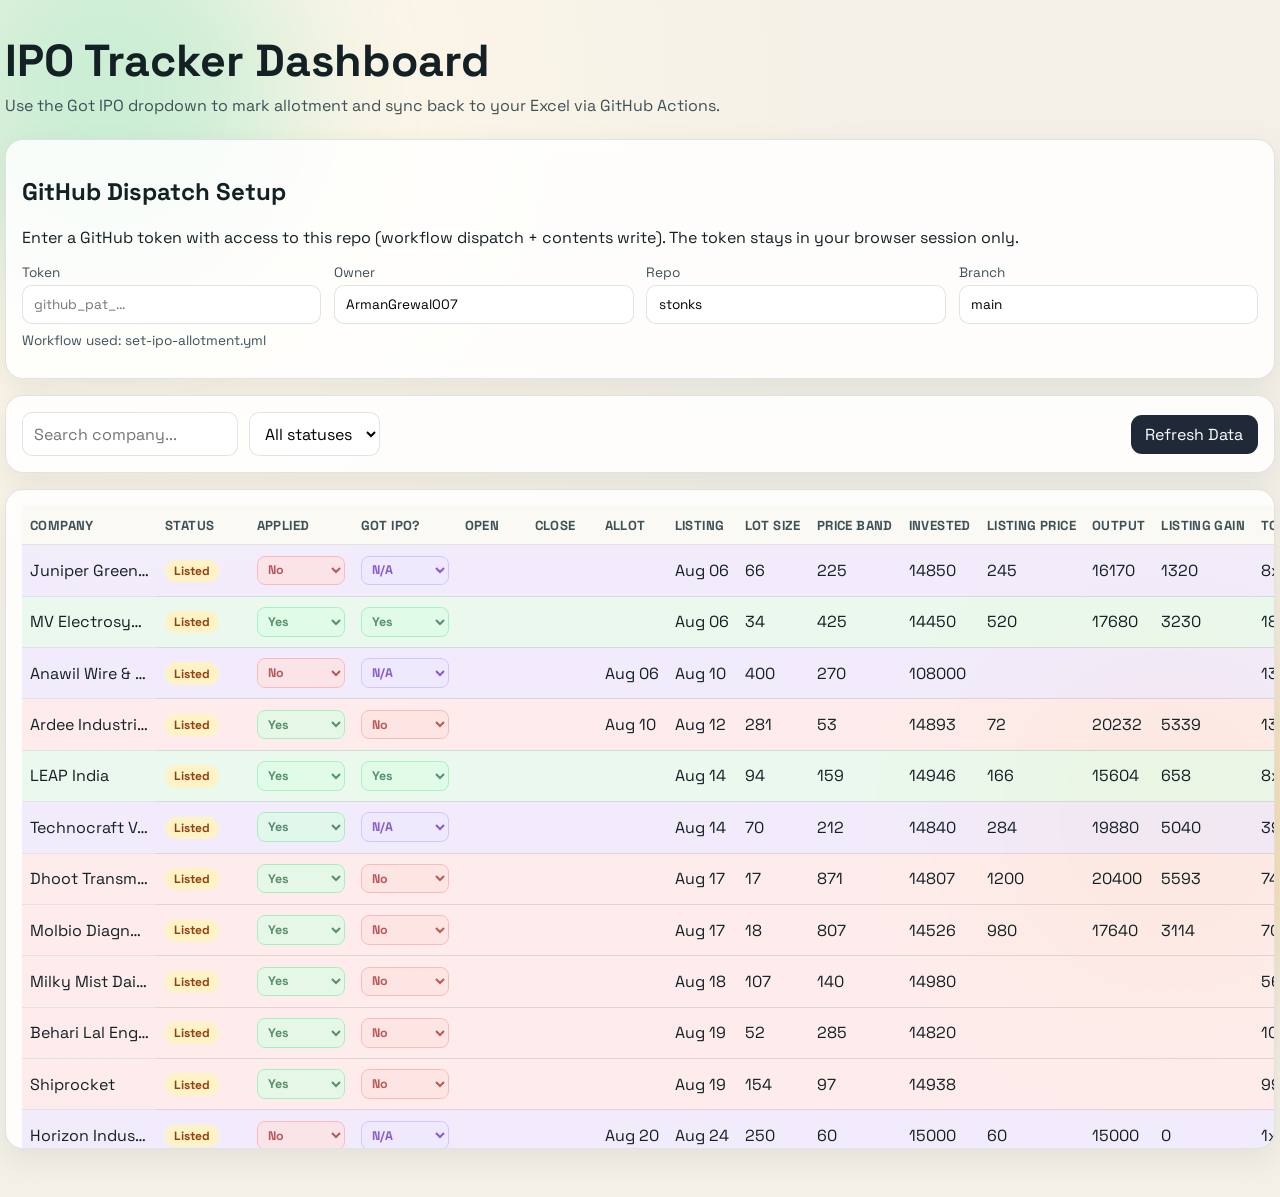
<file: index.html>
<!doctype html>
<html lang="en">
  <head>
    <meta charset="UTF-8" />
    <meta name="viewport" content="width=device-width, initial-scale=1.0" />
    <title>Redirecting to IPO Dashboard</title>
    <meta http-equiv="refresh" content="0; url=./docs/index.html" />
    <script>
      window.location.replace("./docs/index.html");
    </script>
  </head>
  <body>
    <p>Redirecting to <a href="./docs/index.html">IPO Dashboard</a>...</p>
  </body>
</html>
</file>
<file: docs/styles.css>
:root {
  --bg: #f4f0e7;
  --ink: #132024;
  --ink-soft: #3e5158;
  --accent: #0d9488;
  --accent-strong: #0f766e;
  --card: rgba(255, 255, 255, 0.84);
  --line: rgba(19, 32, 36, 0.12);
  --ok: #22c55e;
  --warn: #f59e0b;
  --future: #3b82f6;
}

* {
  box-sizing: border-box;
}

body {
  margin: 0;
  font-family: "Space Grotesk", sans-serif;
  color: var(--ink);
  background: radial-gradient(circle at 12% 8%, #fff8e8 0, var(--bg) 45%),
    radial-gradient(circle at 88% 15%, #d6fff4 0, transparent 32%);
  min-height: 100vh;
}

.container {
  width: min(1400px, 99.2vw);
  margin: 2rem auto 3rem;
  position: relative;
  z-index: 10;
}

.hero h1 {
  margin: 0;
  font-size: clamp(1.8rem, 4vw, 2.8rem);
}

.hero p {
  margin: 0.4rem 0 1.4rem;
  color: var(--ink-soft);
}

.panel {
  background: var(--card);
  backdrop-filter: blur(6px);
  border: 1px solid var(--line);
  border-radius: 18px;
  padding: 1rem;
  margin-bottom: 1rem;
  box-shadow: 0 10px 30px rgba(19, 32, 36, 0.08);
}

.auth-grid {
  display: grid;
  grid-template-columns: repeat(4, minmax(0, 1fr));
  gap: 0.8rem;
}

label {
  font-size: 0.85rem;
  color: var(--ink-soft);
  display: flex;
  flex-direction: column;
  gap: 0.3rem;
}

input,
select,
button {
  font: inherit;
}

input,
select {
  border: 1px solid var(--line);
  border-radius: 10px;
  padding: 0.6rem 0.7rem;
  background: #fff;
}

.controls {
  display: flex;
  justify-content: space-between;
  gap: 0.8rem;
  align-items: center;
}

.left-controls {
  display: flex;
  gap: 0.7rem;
  flex-wrap: wrap;
}

button {
  border: 0;
  border-radius: 11px;
  padding: 0.55rem 0.9rem;
  cursor: pointer;
  background: var(--accent);
  color: #fff;
  transition: transform 150ms ease, background 150ms ease;
}

button:hover {
  transform: translateY(-1px);
  background: var(--accent-strong);
}

button.secondary {
  background: #1f2937;
}

button.company-btn {
  background: #fff;
  color: var(--ink);
  border: 1px solid var(--line);
  font-weight: 600;
}

button.company-btn:hover {
  background: #ecfeff;
}

.status {
  display: inline-block;
  border-radius: 999px;
  padding: 0.2rem 0.55rem;
  font-size: 0.75rem;
  font-weight: 700;
}

.status.open {
  background: #dcfce7;
  color: #166534;
}

.status.upcoming {
  background: #dbeafe;
  color: #1e3a8a;
}

.status.listed {
  background: #fef3c7;
  color: #92400e;
}

.status.closed {
  background: #e5e7eb;
  color: #374151;
}

.table-wrap {
  overflow: auto;
  max-height: calc(100vh - 240px);
}

table {
  width: 100%;
  border-collapse: collapse;
}

th,
td {
  text-align: left;
  padding: 0.65rem 0.5rem;
  border-bottom: 1px solid var(--line);
  white-space: nowrap;
}

th {
  color: var(--ink-soft);
  font-size: 0.82rem;
  text-transform: uppercase;
  letter-spacing: 0.03em;
  position: sticky;
  top: 0;
  background: #fbf9f3;
  z-index: 20;
  box-shadow: 0 1px 0 var(--line);
}

th:first-child,
td.company-cell {
  max-width: 135px;
  width: 135px;
  min-width: 135px;
  overflow: hidden;
  box-sizing: border-box;
}

.company-cell {
  position: relative;
  overflow: hidden;
}

.company-name-text {
  display: block;
  white-space: nowrap;
  overflow: hidden;
  text-overflow: ellipsis;
  max-width: 100%;
}

tbody tr:hover .company-name-text {
  overflow: visible;
  display: inline-block;
  animation: marquee-scroll 4s linear infinite alternate;
}

@keyframes marquee-scroll {
  0%, 20% {
    transform: translateX(0);
  }
  80%, 100% {
    transform: translateX(min(0px, calc(125px - 100%)));
  }
}

tbody tr {
  transition: background-color 140ms ease;
}

tbody tr:hover {
  background: rgba(245, 158, 11, 0.14);
}

tbody tr.got-yes {
  background: rgba(34, 197, 94, 0.09);
}

tbody tr.got-yes:hover {
  background: rgba(34, 197, 94, 0.22);
}

tbody tr.got-no {
  background: rgba(239, 68, 68, 0.09);
}

tbody tr.got-no:hover {
  background: rgba(239, 68, 68, 0.22);
}

tbody tr.got-na {
  background: rgba(124, 58, 237, 0.09);
}

tbody tr.got-na:hover {
  background: rgba(124, 58, 237, 0.22);
}

.action-cell {
  display: flex;
  gap: 0.4rem;
  align-items: center;
}

.got-select {
  min-width: 88px;
  max-width: 98px;
  padding: 0.3rem 0.4rem;
  font-size: 0.78rem;
  border-radius: 8px;
  border: 1px solid #d1d5db;
}

.got-select.locked {
  font-weight: 700;
}

.got-select--empty {
  color: #374151;
  background: #ffffff;
}

.got-select--yes {
  color: #166534;
  background: #dcfce7;
  border-color: #86efac;
}

.got-select--no {
  color: #991b1b;
  background: #fee2e2;
  border-color: #fca5a5;
}

.got-select--na {
  color: #5b21b6;
  background: #ede9fe;
  border-color: #c4b5fd;
}

.got-select.locked.got-select--yes,
.got-select.locked.got-select--no,
.got-select.locked.got-select--na {
  font-weight: 700;
}

.action-cell button {
  padding: 0.35rem 0.55rem;
  font-size: 0.78rem;
}

.btn-yes {
  background: var(--ok);
}

.btn-no {
  background: #ef4444;
}

.btn-na {
  background: #7c3aed;
}

.btn-clear {
  background: #6b7280;
}

.got-fixed {
  display: inline-block;
  border-radius: 999px;
  padding: 0.25rem 0.6rem;
  font-size: 0.78rem;
  font-weight: 700;
}

.got-fixed.yes {
  background: #dcfce7;
  color: #166534;
}

.got-fixed.no {
  background: #fee2e2;
  color: #991b1b;
}

.got-fixed.na {
  background: #ede9fe;
  color: #5b21b6;
}

.hint {
  color: var(--ink-soft);
  font-size: 0.85rem;
  margin-top: 0.5rem;
}

.toast {
  position: fixed;
  right: 1rem;
  bottom: 1rem;
  background: #111827;
  color: #fff;
  padding: 0.7rem 1rem;
  border-radius: 10px;
  opacity: 0;
  transform: translateY(8px);
  pointer-events: none;
  transition: all 180ms ease;
}

.toast.show {
  opacity: 1;
  transform: translateY(0);
}

.bg-orb {
  position: fixed;
  width: 360px;
  height: 360px;
  border-radius: 50%;
  filter: blur(70px);
  opacity: 0.25;
  z-index: 1;
}

.orb-1 {
  background: #34d399;
  top: -90px;
  left: -70px;
}

.orb-2 {
  background: #f59e0b;
  right: -70px;
  bottom: -100px;
}

@media (max-width: 900px) {
  .auth-grid {
    grid-template-columns: repeat(2, minmax(0, 1fr));
  }
}

@media (max-width: 640px) {
  .auth-grid {
    grid-template-columns: 1fr;
  }

  .controls {
    flex-direction: column;
    align-items: stretch;
  }

  .left-controls {
    flex-direction: column;
  }
}
</file>
